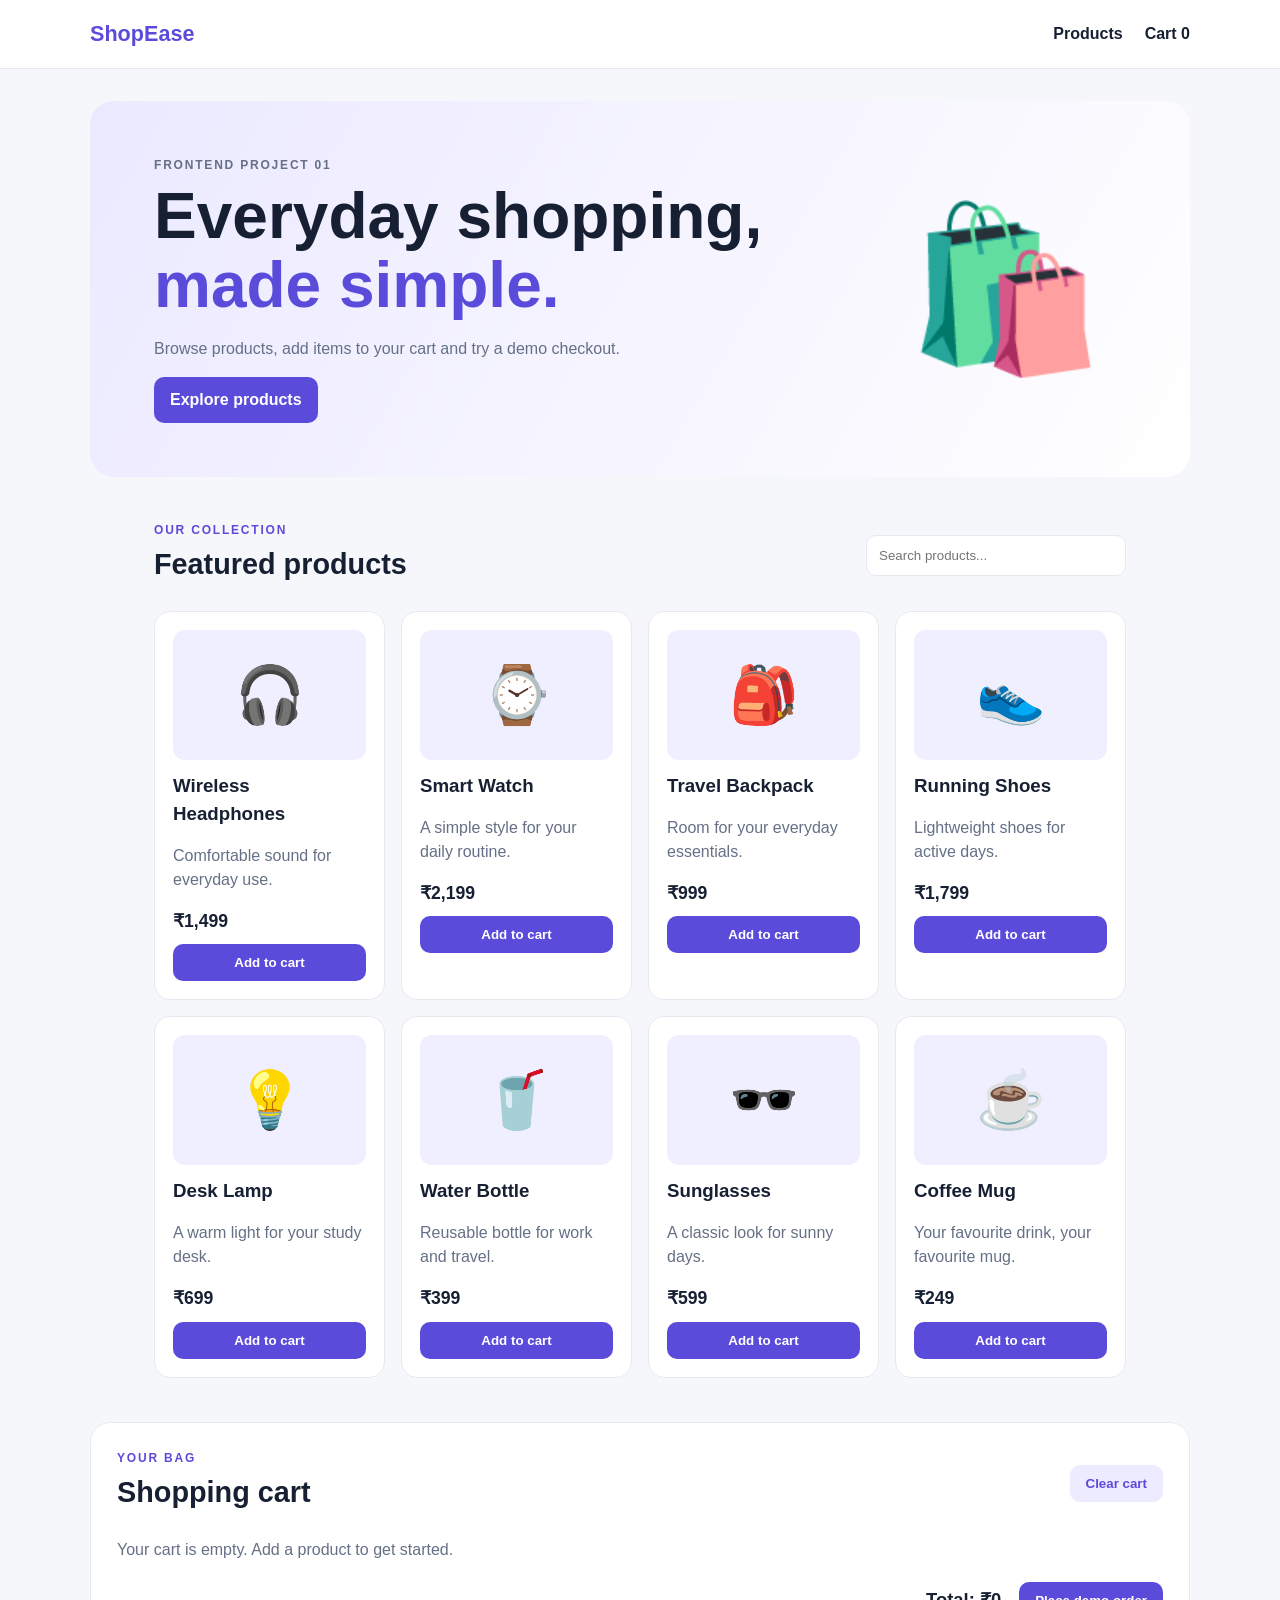
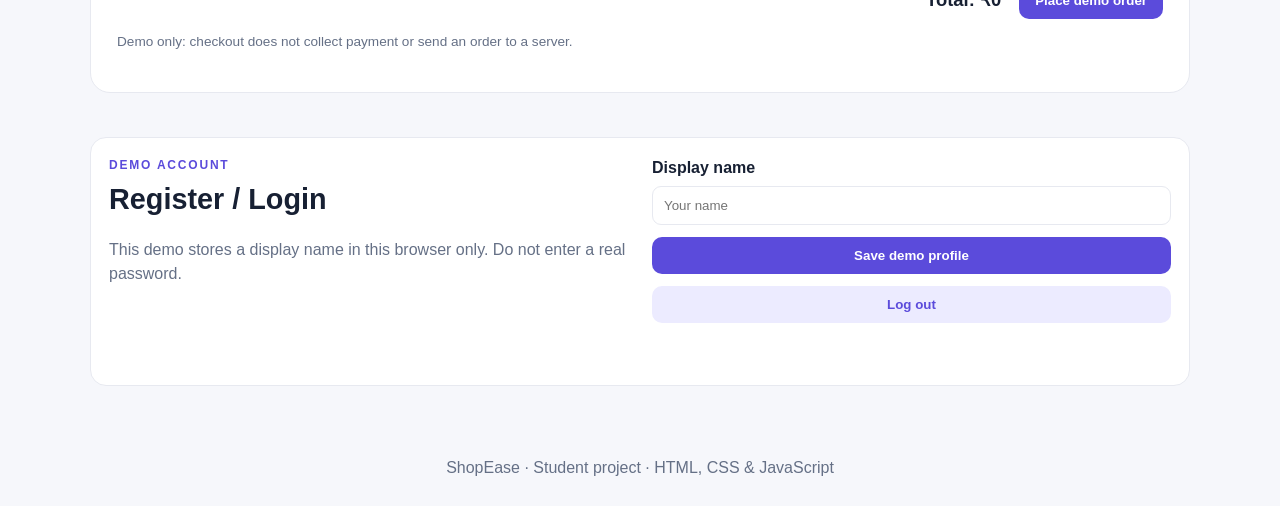
<file: project1-ecommerce/index.html>
<!DOCTYPE html>
<html lang="en">
<head>
  <meta charset="UTF-8">
  <meta name="viewport" content="width=device-width, initial-scale=1.0">
  <title>ShopEase | E-commerce Demo</title>
  <link rel="stylesheet" href="style.css">
</head>
<body>
  <header class="topbar">
    <a class="brand" href="#">ShopEase</a>
    <nav><a href="#products">Products</a><a href="#cart">Cart <span id="cart-count">0</span></a></nav>
  </header>
  <main>
    <section class="hero">
      <div><p class="eyebrow">FRONTEND PROJECT 01</p><h1>Everyday shopping,<br><span>made simple.</span></h1>
      <p>Browse products, add items to your cart and try a demo checkout.</p><a class="button" href="#products">Explore products</a></div>
      <div class="hero-art" aria-hidden="true">🛍️</div>
    </section>
    <section class="section" id="products">
      <div class="section-heading"><div><p class="eyebrow">OUR COLLECTION</p><h2>Featured products</h2></div><input id="search" type="search" placeholder="Search products..." aria-label="Search products"></div>
      <div id="product-grid" class="product-grid"></div>
    </section>
    <section class="section cart-section" id="cart">
      <div class="section-heading"><div><p class="eyebrow">YOUR BAG</p><h2>Shopping cart</h2></div><button id="clear-cart" class="button secondary">Clear cart</button></div>
      <div id="cart-items"></div>
      <div class="cart-bottom"><strong id="cart-total">Total: ₹0</strong><button id="checkout" class="button">Place demo order</button></div>
      <p class="note">Demo only: checkout does not collect payment or send an order to a server.</p>
    </section>
    <section class="section account">
      <div><p class="eyebrow">DEMO ACCOUNT</p><h2>Register / Login</h2><p class="muted">This demo stores a display name in this browser only. Do not enter a real password.</p></div>
      <form id="account-form"><label>Display name<input id="display-name" required maxlength="40" placeholder="Your name"></label><button class="button" type="submit">Save demo profile</button><button class="button secondary" id="logout" type="button">Log out</button><p id="account-message" role="status"></p></form>
    </section>
  </main>
  <footer>ShopEase · Student project · HTML, CSS & JavaScript</footer>
  <script src="script.js"></script>
</body>
</html>
</file>
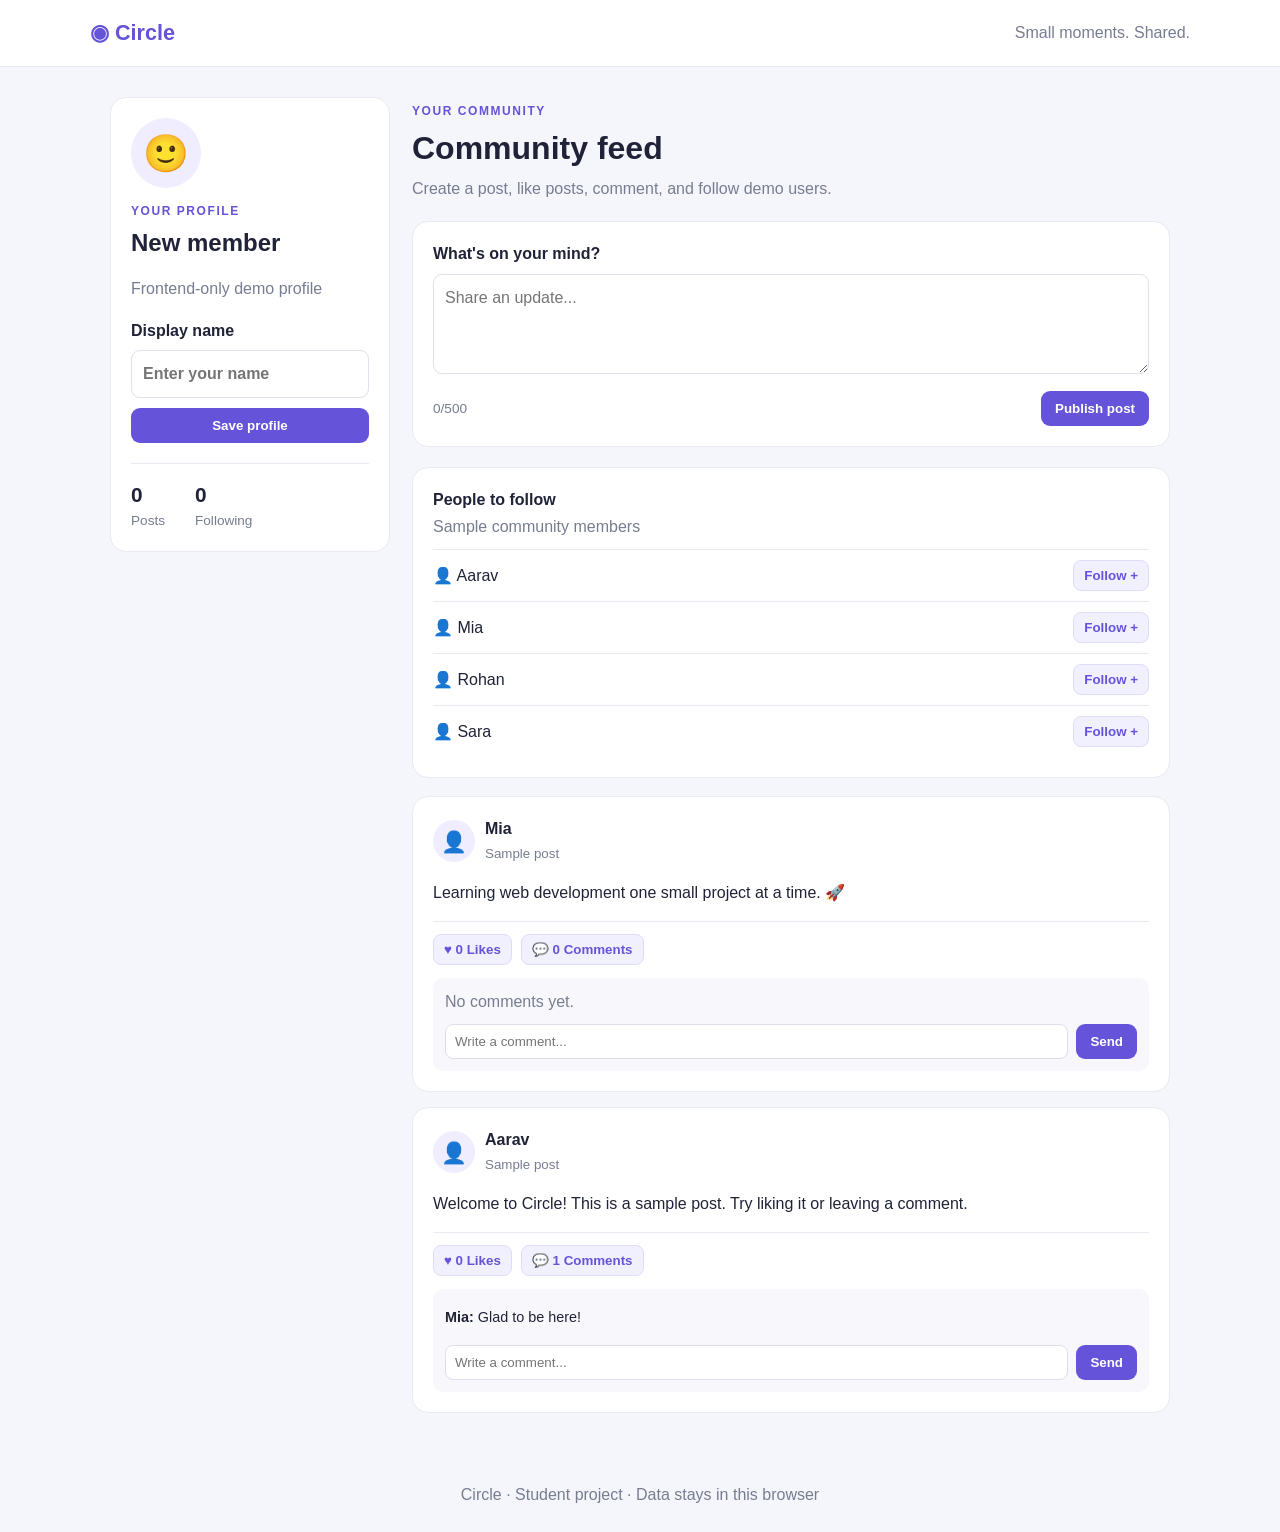
<file: project2-social-media/index.html>
<!DOCTYPE html>
<html lang="en"><head><meta charset="UTF-8"><meta name="viewport" content="width=device-width, initial-scale=1.0"><title>Circle | Social Media Demo</title><link rel="stylesheet" href="style.css"></head>
<body><header class="topbar"><a class="brand" href="#">◉ Circle</a><span>Small moments. Shared.</span></header>
<main class="layout"><aside class="profile card"><div class="avatar">🙂</div><p class="eyebrow">YOUR PROFILE</p><h2 id="profile-name">New member</h2><p class="muted">Frontend-only demo profile</p><label>Display name<input id="name-input" maxlength="35" placeholder="Enter your name"></label><button class="button" id="save-profile">Save profile</button><div class="stats"><div><strong id="post-count">0</strong><span>Posts</span></div><div><strong id="following-count">0</strong><span>Following</span></div></div></aside>
<section class="feed"><div class="heading"><p class="eyebrow">YOUR COMMUNITY</p><h1>Community feed</h1><p class="muted">Create a post, like posts, comment, and follow demo users.</p></div>
<form id="post-form" class="card composer"><label for="post-text">What's on your mind?</label><textarea id="post-text" maxlength="500" required placeholder="Share an update..."></textarea><div class="composer-foot"><span id="char-count">0/500</span><button class="button">Publish post</button></div></form>
<div class="people card"><div><strong>People to follow</strong><p class="muted">Sample community members</p></div><div id="people-list"></div></div>
<div id="feed-list"></div></section></main><footer>Circle · Student project · Data stays in this browser</footer><script src="script.js"></script></body></html>
</file>
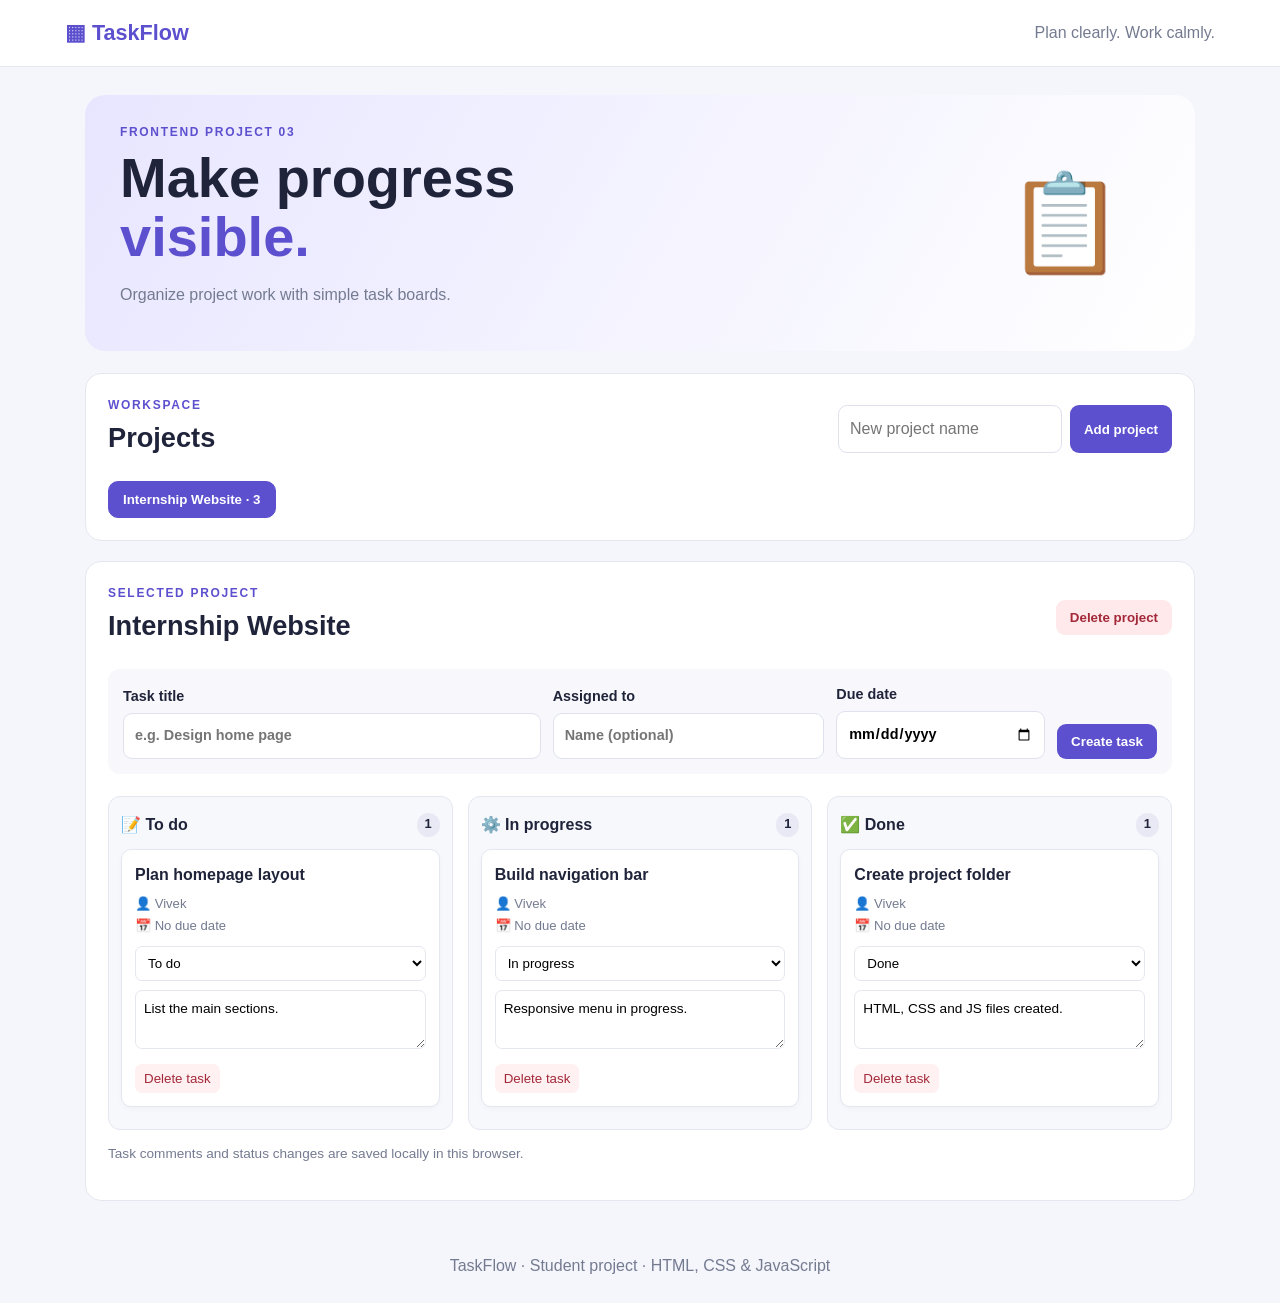
<file: project3-project-management/index.html>
<!DOCTYPE html><html lang="en"><head><meta charset="UTF-8"><meta name="viewport" content="width=device-width, initial-scale=1.0"><title>TaskFlow | Project Management Demo</title><link rel="stylesheet" href="style.css"></head>
<body><header class="topbar"><a class="brand" href="#">▦ TaskFlow</a><span>Plan clearly. Work calmly.</span></header><main class="wrap">
<section class="hero"><div><p class="eyebrow">FRONTEND PROJECT 03</p><h1>Make progress<br><span>visible.</span></h1><p>Organize project work with simple task boards.</p></div><div class="hero-icon">📋</div></section>
<section class="panel"><div class="panel-head"><div><p class="eyebrow">WORKSPACE</p><h2>Projects</h2></div><form id="project-form" class="inline-form"><input id="project-name" required maxlength="60" placeholder="New project name"><button class="button">Add project</button></form></div><div id="project-list" class="project-list"></div></section>
<section class="panel"><div class="panel-head"><div><p class="eyebrow">SELECTED PROJECT</p><h2 id="board-title">Choose a project</h2></div><button id="delete-project" class="button danger" disabled>Delete project</button></div>
<form id="task-form" class="task-form"><label>Task title<input id="task-title" maxlength="100" required placeholder="e.g. Design home page"></label><label>Assigned to<input id="task-assignee" maxlength="40" placeholder="Name (optional)"></label><label>Due date<input id="task-due" type="date"></label><button class="button">Create task</button></form>
<div class="board"><section class="column"><h3>📝 To do <span id="count-todo">0</span></h3><div id="todo-list" class="task-list"></div></section><section class="column"><h3>⚙️ In progress <span id="count-progress">0</span></h3><div id="progress-list" class="task-list"></div></section><section class="column"><h3>✅ Done <span id="count-done">0</span></h3><div id="done-list" class="task-list"></div></section></div><p class="note">Task comments and status changes are saved locally in this browser.</p></section></main><footer>TaskFlow · Student project · HTML, CSS & JavaScript</footer><script src="script.js"></script></body></html>
</file>
<file: project1-ecommerce/style.css>
:root{--ink:#172033;--muted:#657086;--brand:#5b4bdb;--bg:#f6f7fb;--card:#fff;--line:#e7e9f0}*{box-sizing:border-box}html{scroll-behavior:smooth}body{margin:0;font-family:Arial,Helvetica,sans-serif;color:var(--ink);background:var(--bg);line-height:1.5}.topbar{display:flex;justify-content:space-between;align-items:center;padding:18px max(5%,calc((100% - 1100px)/2));background:#fff;border-bottom:1px solid var(--line);position:sticky;top:0;z-index:5}.brand{font-weight:800;font-size:1.35rem;color:var(--brand);text-decoration:none}.topbar nav{display:flex;gap:22px}.topbar nav a{color:var(--ink);text-decoration:none;font-weight:700}.hero{max-width:1100px;margin:32px auto;padding:48px 5%;border-radius:24px;background:linear-gradient(120deg,#ebe9ff,#fff);display:flex;align-items:center;justify-content:space-between;gap:20px}.hero h1{font-size:clamp(2.2rem,5vw,4rem);line-height:1.08;margin:8px 0 14px}.hero h1 span{color:var(--brand)}.hero p{color:var(--muted);max-width:480px}.hero-art{font-size:clamp(5rem,15vw,10rem);padding:20px}.eyebrow{font-size:.75rem;font-weight:800;letter-spacing:.15em;color:var(--brand);margin:0}.button{border:0;background:var(--brand);color:white;padding:11px 16px;border-radius:10px;font-weight:700;cursor:pointer;text-decoration:none;display:inline-block}.button:hover{filter:brightness(.93)}.secondary{background:#ecebff;color:var(--brand)}.section{max-width:1100px;margin:44px auto;padding:0 5%}.section-heading{display:flex;justify-content:space-between;align-items:center;gap:18px;margin-bottom:20px}.section h2{font-size:1.8rem;margin:4px 0}.section-heading input{max-width:260px;width:100%;padding:12px;border:1px solid var(--line);border-radius:10px}.product-grid{display:grid;grid-template-columns:repeat(4,minmax(0,1fr));gap:16px}.product-card,.cart-row,.account{background:var(--card);border:1px solid var(--line);border-radius:16px;padding:18px}.product-art{background:#f0efff;border-radius:12px;display:grid;place-items:center;min-height:130px;font-size:3.5rem}.product-card h3{margin:12px 0 4px}.muted,.product-card p{color:var(--muted)}.price{font-weight:800;font-size:1.1rem;margin:10px 0}.product-card .button{width:100%}.cart-section{background:#fff;padding:26px;border-radius:20px;border:1px solid var(--line)}.cart-row{display:flex;justify-content:space-between;align-items:center;gap:12px;margin:10px 0}.cart-row p{margin:3px 0;color:var(--muted)}.qty{display:flex;align-items:center;gap:9px}.qty button{border:1px solid var(--line);background:#fff;border-radius:7px;padding:5px 10px;cursor:pointer}.cart-bottom{display:flex;justify-content:flex-end;align-items:center;gap:18px;margin-top:20px;font-size:1.15rem}.note{color:var(--muted);font-size:.85rem}.account{display:grid;grid-template-columns:1fr 1fr;gap:24px}.account form{display:grid;gap:12px}.account label{display:grid;gap:6px;font-weight:700}.account input{padding:11px;border:1px solid var(--line);border-radius:9px}footer{text-align:center;padding:26px;color:var(--muted)}@media(max-width:800px){.product-grid{grid-template-columns:repeat(2,minmax(0,1fr))}.hero{margin:18px 4%;padding:28px}.hero-art{font-size:5rem}.section{margin:30px auto}.account{grid-template-columns:1fr}}@media(max-width:480px){.topbar nav{gap:10px}.hero-art{display:none}.product-grid{grid-template-columns:1fr}.section-heading{align-items:flex-start;flex-direction:column}.cart-row{align-items:flex-start;flex-direction:column}.cart-bottom{align-items:flex-start;flex-direction:column}}
</file>
<file: project2-social-media/style.css>
:root{--ink:#202338;--muted:#777d91;--brand:#6554d9;--bg:#f5f6fb;--line:#e8e9f1}*{box-sizing:border-box}body{margin:0;background:var(--bg);color:var(--ink);font:16px/1.5 Arial,Helvetica,sans-serif}.topbar{background:#fff;border-bottom:1px solid var(--line);padding:17px max(5%,calc((100% - 1100px)/2));display:flex;justify-content:space-between;align-items:center}.brand{text-decoration:none;color:var(--brand);font-weight:900;font-size:1.35rem}.topbar span,.muted{color:var(--muted)}.layout{max-width:1100px;margin:30px auto;padding:0 20px;display:grid;grid-template-columns:280px minmax(0,1fr);gap:22px;align-items:start}.card{background:#fff;border:1px solid var(--line);border-radius:16px;padding:20px}.profile{position:sticky;top:20px}.avatar{width:70px;height:70px;display:grid;place-items:center;background:#efedff;border-radius:50%;font-size:2.3rem;margin-bottom:14px}.eyebrow{color:var(--brand);font-size:.75rem;letter-spacing:.13em;font-weight:800;margin:0}.profile h2{margin:5px 0}.profile label{display:grid;gap:7px;font-weight:700;margin:18px 0 10px}.profile input,textarea{width:100%;padding:11px;border:1px solid #dfe1ec;border-radius:9px;font:inherit}.button{background:var(--brand);color:#fff;border:0;border-radius:9px;padding:10px 14px;font-weight:700;cursor:pointer}.profile .button{width:100%}.stats{display:flex;gap:30px;border-top:1px solid var(--line);margin-top:20px;padding-top:15px}.stats div{display:grid}.stats strong{font-size:1.3rem}.stats span{font-size:.85rem;color:var(--muted)}.heading h1{font-size:2rem;margin:4px 0}.heading p{margin-top:5px}.composer{margin:20px 0}.composer label{font-weight:700;display:block;margin-bottom:8px}.composer textarea{resize:vertical;min-height:100px}.composer-foot{display:flex;justify-content:space-between;align-items:center;margin-top:10px;color:var(--muted);font-size:.85rem}.people{margin-bottom:18px}.people>div:first-child p{margin:3px 0 10px}.person{display:flex;justify-content:space-between;align-items:center;padding:10px 0;border-top:1px solid var(--line);gap:10px}.person button,.post-actions button{border:1px solid #dedcfb;background:#f1f0ff;color:var(--brand);padding:7px 10px;border-radius:8px;cursor:pointer;font-weight:700}.post{margin:15px 0}.post-head{display:flex;align-items:center;gap:10px}.mini-avatar{width:42px;height:42px;border-radius:50%;display:grid;place-items:center;background:#efedff;font-size:1.3rem}.post-head h3{font-size:1rem;margin:0}.post-head small{color:var(--muted)}.post-content{white-space:pre-wrap;overflow-wrap:anywhere;margin:16px 0}.post-actions{display:flex;gap:9px;border-top:1px solid var(--line);padding-top:12px}.post-actions button.active{background:var(--brand);color:#fff}.comments{margin-top:13px;background:#f8f8fc;border-radius:10px;padding:12px}.comment{font-size:.9rem;padding:6px 0;overflow-wrap:anywhere}.comment-form{display:flex;gap:8px;margin-top:10px}.comment-form input{min-width:0;flex:1;border:1px solid #dddfea;border-radius:8px;padding:9px}.empty{padding:25px;text-align:center;color:var(--muted);background:#fff;border-radius:14px}footer{text-align:center;padding:25px;color:var(--muted)}@media(max-width:750px){.layout{grid-template-columns:1fr}.profile{position:static}.topbar span{font-size:.8rem}.heading h1{font-size:1.7rem}}
</file>
<file: project3-project-management/style.css>
:root{--ink:#20243a;--muted:#747b91;--brand:#5d50cf;--bg:#f5f6fb;--line:#e5e7f0}*{box-sizing:border-box}body{margin:0;background:var(--bg);color:var(--ink);font:16px/1.5 Arial,Helvetica,sans-serif}.topbar{padding:17px max(5%,calc((100% - 1150px)/2));background:#fff;border-bottom:1px solid var(--line);display:flex;justify-content:space-between;align-items:center}.brand{font-weight:900;color:var(--brand);font-size:1.35rem;text-decoration:none}.topbar span,.note{color:var(--muted)}.wrap{max-width:1150px;padding:0 20px;margin:28px auto}.hero{padding:28px 35px;border-radius:20px;background:linear-gradient(120deg,#e8e6ff,#fff);display:flex;justify-content:space-between;align-items:center;margin-bottom:22px}.eyebrow{font-size:.75rem;letter-spacing:.14em;font-weight:800;color:var(--brand);margin:0}.hero h1{font-size:clamp(2rem,5vw,3.5rem);line-height:1.05;margin:8px 0}.hero h1 span{color:var(--brand)}.hero p:not(.eyebrow){color:var(--muted)}.hero-icon{font-size:6rem;padding:10px 35px}.panel{background:#fff;border:1px solid var(--line);border-radius:16px;padding:22px;margin:20px 0}.panel-head{display:flex;justify-content:space-between;align-items:center;gap:15px;margin-bottom:18px}.panel h2{margin:4px 0;font-size:1.7rem}.inline-form{display:flex;gap:8px}.input, input{min-width:0;padding:11px;border:1px solid #dfe2ed;border-radius:9px;font:inherit}.button{background:var(--brand);border:0;color:#fff;border-radius:9px;padding:10px 14px;font-weight:700;cursor:pointer;white-space:nowrap}.button:disabled{opacity:.45;cursor:not-allowed}.danger{background:#ffe9eb;color:#a32939}.project-list{display:flex;flex-wrap:wrap;gap:10px}.project-chip{border:1px solid var(--line);background:#f8f8fc;border-radius:10px;padding:10px 14px;cursor:pointer;font-weight:700}.project-chip.active{background:var(--brand);color:#fff;border-color:var(--brand)}.empty{color:var(--muted);padding:8px 0}.task-form{display:grid;grid-template-columns:2fr 1.3fr 1fr auto;gap:12px;align-items:end;padding:15px;background:#f8f8fc;border-radius:12px}.task-form label{display:grid;gap:6px;font-weight:700;font-size:.9rem}.board{display:grid;grid-template-columns:repeat(3,minmax(0,1fr));gap:15px;margin-top:22px}.column{background:#f7f8fc;border:1px solid var(--line);border-radius:12px;padding:12px;min-height:180px}.column h3{font-size:1rem;margin:4px 0 12px;display:flex;justify-content:space-between}.column h3 span{background:#e9e9f5;padding:1px 8px;border-radius:20px;font-size:.8rem}.task-card{background:#fff;border:1px solid var(--line);border-radius:10px;padding:13px;margin:10px 0;box-shadow:0 2px 5px #1d244008}.task-card h4{margin:0 0 7px;overflow-wrap:anywhere}.task-meta{font-size:.82rem;color:var(--muted);display:grid;gap:3px}.task-card select{width:100%;margin-top:10px;padding:8px;border:1px solid var(--line);border-radius:7px;background:white}.task-card textarea{width:100%;margin-top:9px;padding:8px;border:1px solid var(--line);border-radius:7px;resize:vertical;font:inherit;font-size:.85rem}.task-card .delete-task{margin-top:8px;border:0;background:#fff0f1;color:#a32939;padding:7px 9px;border-radius:7px;cursor:pointer}.note{font-size:.85rem}footer{text-align:center;color:var(--muted);padding:25px}@media(max-width:850px){.board{grid-template-columns:1fr}.task-form{grid-template-columns:1fr 1fr}.task-form button{grid-column:1/-1}.hero-icon{font-size:4rem;padding:5px}.panel-head{align-items:flex-start;flex-direction:column}.inline-form{width:100%}.inline-form input{flex:1}}@media(max-width:480px){.task-form{grid-template-columns:1fr}.task-form button{grid-column:auto}.hero-icon{display:none}.inline-form{flex-direction:column}.topbar span{font-size:.8rem}}
</file>
